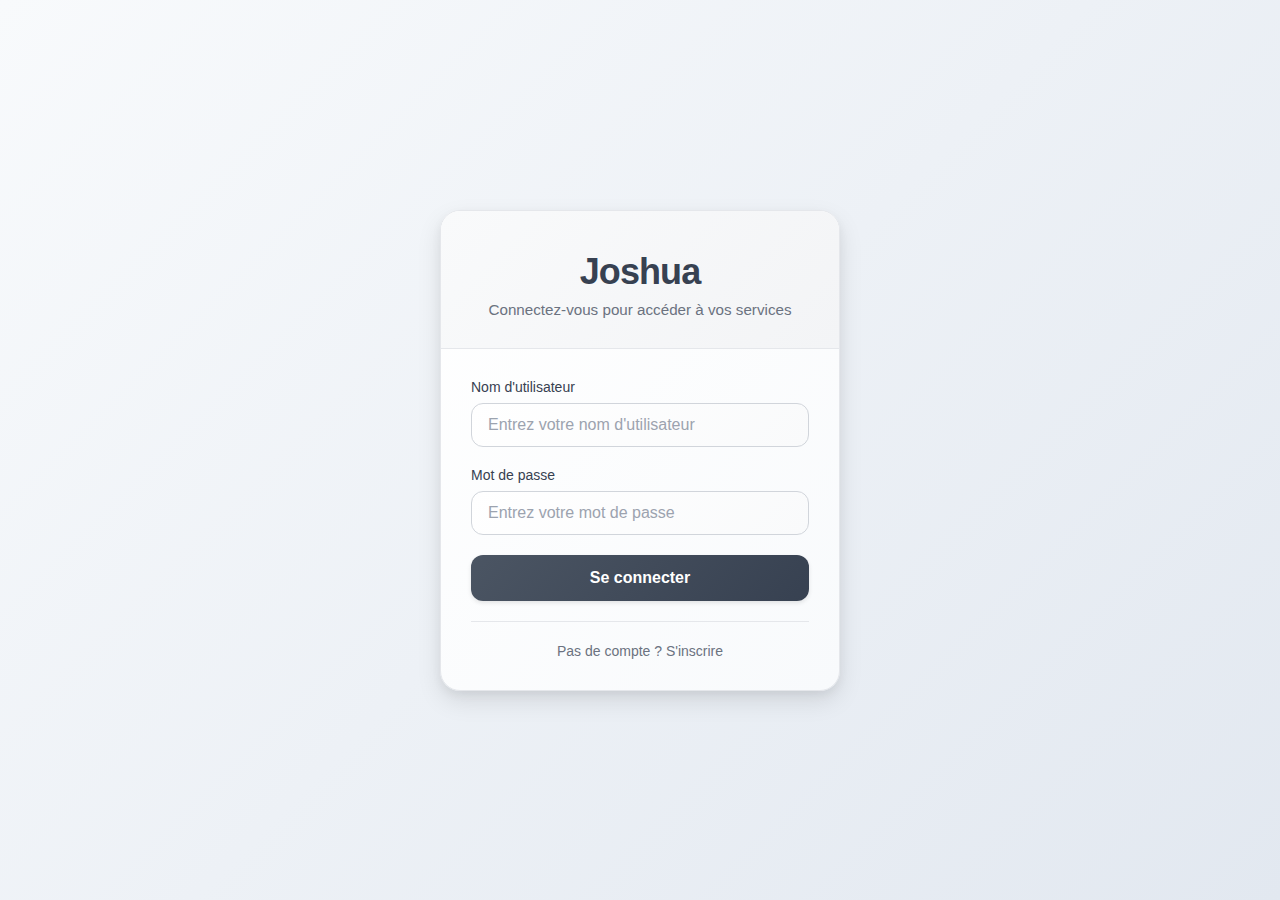
<file: frontend/joshua-frontend/login.html>
<!DOCTYPE html>
<html lang="fr">
<head>
    <meta charset="UTF-8">
    <meta name="viewport" content="width=device-width, initial-scale=1.0">
    <title>Joshua - Connexion</title>
    <style>
        * {
            margin: 0;
            padding: 0;
            box-sizing: border-box;
        }

        body {
            font-family: -apple-system, BlinkMacSystemFont, 'Segoe UI', 'Roboto', 'Oxygen', 'Ubuntu', 'Cantarell', sans-serif;
            background: linear-gradient(135deg, #f8fafc 0%, #e2e8f0 100%);
            color: #1f2937;
            min-height: 100vh;
            display: flex;
            align-items: center;
            justify-content: center;
            padding: 20px;
        }

        .login-container {
            width: 100%;
            max-width: 400px;
            background: linear-gradient(135deg, #ffffff 0%, #f8fafc 100%);
            border-radius: 20px;
            box-shadow: 0 10px 25px rgba(0, 0, 0, 0.1), 0 4px 10px rgba(0, 0, 0, 0.05);
            border: 1px solid #e5e7eb;
            overflow: hidden;
        }

        .login-header {
            text-align: center;
            padding: 40px 30px 30px 30px;
            background: linear-gradient(135deg, #f9fafb 0%, #f3f4f6 100%);
            border-bottom: 1px solid #e5e7eb;
        }

        .login-header h1 {
            font-size: 2.25rem;
            font-weight: 700;
            color: #374151;
            margin-bottom: 8px;
            letter-spacing: -0.025em;
        }

        .login-header p {
            color: #6b7280;
            font-size: 0.95rem;
            font-weight: 400;
        }

        .login-form {
            padding: 30px;
        }

        .form-group {
            margin-bottom: 20px;
        }

        .form-group label {
            display: block;
            margin-bottom: 8px;
            color: #374151;
            font-weight: 500;
            font-size: 0.875rem;
        }

        .form-input {
            width: 100%;
            padding: 12px 16px;
            border: 1px solid #d1d5db;
            border-radius: 12px;
            background: linear-gradient(135deg, #ffffff 0%, #f9fafb 100%);
            color: #1f2937;
            font-size: 1rem;
            transition: all 0.2s ease;
            outline: none;
        }

        .form-input:focus {
            border-color: #9ca3af;
            box-shadow: 0 0 0 3px rgba(156, 163, 175, 0.1);
            background: #ffffff;
        }

        .form-input::placeholder {
            color: #9ca3af;
        }

        .login-btn {
            width: 100%;
            padding: 14px;
            background: linear-gradient(135deg, #4b5563 0%, #374151 100%);
            color: #ffffff;
            border: none;
            border-radius: 12px;
            font-size: 1rem;
            font-weight: 600;
            cursor: pointer;
            transition: all 0.2s ease;
            box-shadow: 0 2px 4px rgba(0, 0, 0, 0.1);
        }

        .login-btn:hover {
            background: linear-gradient(135deg, #374151 0%, #1f2937 100%);
            transform: translateY(-1px);
            box-shadow: 0 4px 8px rgba(0, 0, 0, 0.15);
        }

        .login-btn:active {
            transform: translateY(0);
            box-shadow: 0 2px 4px rgba(0, 0, 0, 0.1);
        }

        .login-btn:disabled {
            opacity: 0.6;
            cursor: not-allowed;
            transform: none;
        }

        .error-message {
            background: linear-gradient(135deg, #fee2e2 0%, #fecaca 100%);
            border: 1px solid #f87171;
            color: #dc2626;
            padding: 12px 16px;
            border-radius: 12px;
            margin-bottom: 20px;
            font-size: 0.875rem;
            text-align: center;
        }

        .success-message {
            background: linear-gradient(135deg, #d1fae5 0%, #a7f3d0 100%);
            border: 1px solid #34d399;
            color: #059669;
            padding: 12px 16px;
            border-radius: 12px;
            margin-bottom: 20px;
            font-size: 0.875rem;
            text-align: center;
        }

        .register-link {
            text-align: center;
            margin-top: 20px;
            padding-top: 20px;
            border-top: 1px solid #e5e7eb;
        }

        .register-link a {
            color: #6b7280;
            text-decoration: none;
            font-size: 0.875rem;
            transition: color 0.2s ease;
        }

        .register-link a:hover {
            color: #374151;
            text-decoration: underline;
        }

        .loading-spinner {
            width: 20px;
            height: 20px;
            border: 2px solid #ffffff;
            border-top: 2px solid transparent;
            border-radius: 50%;
            animation: spin 1s linear infinite;
            margin-right: 8px;
        }

        @keyframes spin {
            0% { transform: rotate(0deg); }
            100% { transform: rotate(360deg); }
        }

        .btn-loading {
            display: flex;
            align-items: center;
            justify-content: center;
        }

        /* Responsive */
        @media (max-width: 480px) {
            .login-container {
                margin: 0 20px;
                border-radius: 16px;
            }
            
            .login-header {
                padding: 30px 20px 20px 20px;
            }
            
            .login-header h1 {
                font-size: 1.875rem;
            }
            
            .login-form {
                padding: 20px;
            }
        }
    </style>
</head>
<body>
    <div class="login-container">
        <div class="login-header">
            <h1>Joshua</h1>
            <p>Connectez-vous pour accéder à vos services</p>
        </div>
        
        <div class="login-form">
            <div id="error-message" class="error-message" style="display: none;"></div>
            <div id="success-message" class="success-message" style="display: none;"></div>
            
            <form id="login-form">
                <div class="form-group">
                    <label for="username">Nom d'utilisateur</label>
                    <input type="text" id="username" name="username" class="form-input" 
                           placeholder="Entrez votre nom d'utilisateur" required>
                </div>
                
                <div class="form-group">
                    <label for="password">Mot de passe</label>
                    <input type="password" id="password" name="password" class="form-input" 
                           placeholder="Entrez votre mot de passe" required>
                </div>
                
                <button type="submit" id="login-btn" class="login-btn">
                    Se connecter
                </button>
            </form>
            
            <div class="register-link">
                <p><a href="#" id="register-link">Pas de compte ? S'inscrire</a></p>
            </div>
        </div>
    </div>

    <script>
        class JoshuaAuth {
            constructor() {
                this.apiBaseUrl = 'https://auth.caronboulme.fr';
                this.initializeEventListeners();
                this.checkExistingAuth();
            }

            initializeEventListeners() {
                document.getElementById('login-form').addEventListener('submit', (e) => {
                    e.preventDefault();
                    this.handleLogin();
                });

                document.getElementById('register-link').addEventListener('click', (e) => {
                    e.preventDefault();
                    this.showRegisterForm();
                });
            }

            async checkExistingAuth() {
                try {
                    const response = await fetch(`${this.apiBaseUrl}/verify`, {
                        credentials: 'include'
                    });
                    
                    if (response.ok) {
                        // Already authenticated, redirect to main interface
                        window.location.href = '/';
                    }
                } catch (error) {
                    console.log('No existing authentication');
                }
            }

            async handleLogin() {
                const username = document.getElementById('username').value;
                const password = document.getElementById('password').value;
                const loginBtn = document.getElementById('login-btn');
                const errorDiv = document.getElementById('error-message');
                const successDiv = document.getElementById('success-message');

                // Reset messages
                this.hideMessage(errorDiv);
                this.hideMessage(successDiv);

                // Show loading state
                this.setButtonLoading(loginBtn, true);

                try {
                    const formData = new FormData();
                    formData.append('username', username);
                    formData.append('password', password);

                    const response = await fetch(`${this.apiBaseUrl}/auth/login`, {
                        method: 'POST',
                        body: formData,
                        credentials: 'include'
                    });

                    if (response.ok) {
                        // Check if it's a redirect response
                        if (response.redirected) {
                            this.showMessage(successDiv, 'Connexion réussie ! Redirection...');
                            setTimeout(() => {
                                window.location.href = '/';
                            }, 1000);
                        } else {
                            // Handle JSON response
                            const data = await response.json();
                            this.showMessage(successDiv, 'Connexion réussie ! Redirection...');
                            setTimeout(() => {
                                window.location.href = '/';
                            }, 1000);
                        }
                    } else {
                        // Try to get error message
                        const errorText = await response.text();
                        if (errorText.includes('incorrect') || errorText.includes('invalid')) {
                            this.showMessage(errorDiv, 'Nom d\'utilisateur ou mot de passe incorrect');
                        } else if (errorText.includes('validation') || errorText.includes('attente')) {
                            this.showMessage(errorDiv, 'Votre compte est en attente de validation');
                        } else {
                            this.showMessage(errorDiv, 'Erreur de connexion. Veuillez réessayer.');
                        }
                    }
                } catch (error) {
                    console.error('Login error:', error);
                    this.showMessage(errorDiv, 'Erreur de réseau. Veuillez vérifier votre connexion.');
                } finally {
                    this.setButtonLoading(loginBtn, false);
                }
            }

            showRegisterForm() {
                // Replace login form with registration form
                const formContainer = document.querySelector('.login-container');
                formContainer.innerHTML = `
                    <div class="login-card">
                        <div class="login-header">
                            <h1>Créer un compte</h1>
                            <p>Rejoignez Joshua Assistant</p>
                        </div>

                        <div id="error-message" class="error-message" style="display: none;"></div>
                        <div id="success-message" class="success-message" style="display: none;"></div>

                        <form id="register-form" class="login-form">
                            <div class="form-group">
                                <label for="reg-username">Nom d'utilisateur</label>
                                <input
                                    type="text"
                                    id="reg-username"
                                    name="username"
                                    class="login-input"
                                    required
                                    autocomplete="username"
                                    placeholder="Votre nom d'utilisateur"
                                >
                            </div>

                            <div class="form-group">
                                <label for="reg-email">Email</label>
                                <input
                                    type="email"
                                    id="reg-email"
                                    name="email"
                                    class="login-input"
                                    required
                                    autocomplete="email"
                                    placeholder="votre@email.com"
                                >
                            </div>

                            <div class="form-group">
                                <label for="reg-password">Mot de passe</label>
                                <input
                                    type="password"
                                    id="reg-password"
                                    name="password"
                                    class="login-input"
                                    required
                                    autocomplete="new-password"
                                    placeholder="••••••••"
                                >
                            </div>

                            <div class="form-group">
                                <label for="reg-password-confirm">Confirmer le mot de passe</label>
                                <input
                                    type="password"
                                    id="reg-password-confirm"
                                    name="password-confirm"
                                    class="login-input"
                                    required
                                    autocomplete="new-password"
                                    placeholder="••••••••"
                                >
                            </div>

                            <button type="submit" id="register-btn" class="login-btn">
                                Créer le compte
                            </button>
                        </form>

                        <div class="register-link">
                            <p><a href="#" id="back-to-login-link">Déjà un compte ? Se connecter</a></p>
                        </div>
                    </div>
                `;

                // Bind new form events
                document.getElementById('register-form').addEventListener('submit', (e) => {
                    e.preventDefault();
                    this.handleRegister();
                });

                document.getElementById('back-to-login-link').addEventListener('click', (e) => {
                    e.preventDefault();
                    // Reload the page to show login form again
                    window.location.reload();
                });
            }

            async handleRegister() {
                const username = document.getElementById('reg-username').value;
                const email = document.getElementById('reg-email').value;
                const password = document.getElementById('reg-password').value;
                const passwordConfirm = document.getElementById('reg-password-confirm').value;
                const registerBtn = document.getElementById('register-btn');
                const errorDiv = document.getElementById('error-message');
                const successDiv = document.getElementById('success-message');

                // Reset messages
                this.hideMessage(errorDiv);
                this.hideMessage(successDiv);

                // Validate passwords match
                if (password !== passwordConfirm) {
                    this.showMessage(errorDiv, 'Les mots de passe ne correspondent pas.');
                    return;
                }

                // Show loading state
                this.setRegisterButtonLoading(registerBtn, true);

                try {
                    const formData = new FormData();
                    formData.append('username', username);
                    formData.append('email', email);
                    formData.append('password', password);
                    formData.append('password_confirm', passwordConfirm);

                    const response = await fetch(`${this.apiBaseUrl}/auth/register`, {
                        method: 'POST',
                        body: formData,
                        credentials: 'include'
                    });

                    const data = await response.json();

                    if (response.ok && data.success) {
                        this.showMessage(successDiv, data.message);
                        // Disable form after successful registration
                        document.getElementById('register-form').style.display = 'none';
                    } else {
                        this.showMessage(errorDiv, data.detail || data.message || 'Erreur lors de la création du compte.');
                    }
                } catch (error) {
                    console.error('Register error:', error);
                    this.showMessage(errorDiv, 'Erreur de réseau. Veuillez réessayer.');
                } finally {
                    this.setRegisterButtonLoading(registerBtn, false);
                }
            }

            setRegisterButtonLoading(button, isLoading) {
                if (isLoading) {
                    button.disabled = true;
                    button.innerHTML = '<div class="btn-loading"><div class="loading-spinner"></div>Création...</div>';
                } else {
                    button.disabled = false;
                    button.innerHTML = 'Créer le compte';
                }
            }

            setButtonLoading(button, isLoading) {
                if (isLoading) {
                    button.disabled = true;
                    button.innerHTML = '<div class="btn-loading"><div class="loading-spinner"></div>Connexion...</div>';
                } else {
                    button.disabled = false;
                    button.innerHTML = 'Se connecter';
                }
            }

            showMessage(element, message) {
                element.textContent = message;
                element.style.display = 'block';
            }

            hideMessage(element) {
                element.style.display = 'none';
            }
        }

        // Initialize authentication when page loads
        document.addEventListener('DOMContentLoaded', () => {
            new JoshuaAuth();
        });
    </script>
</body>
</html>
</file>
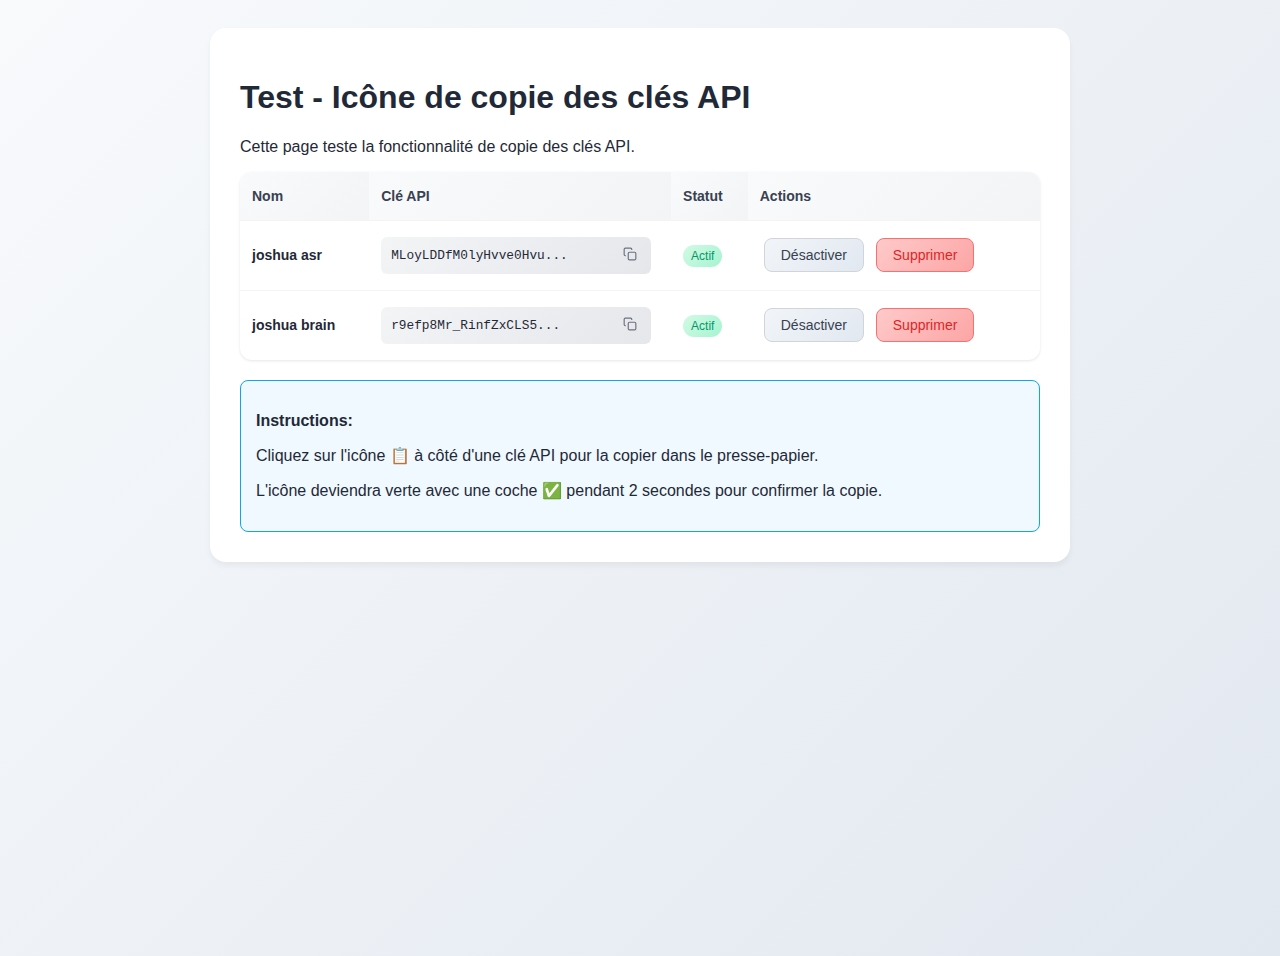
<file: frontend/joshua-frontend/test-copy-feature.html>
<!DOCTYPE html>
<html lang="fr">
<head>
    <meta charset="UTF-8">
    <meta name="viewport" content="width=device-width, initial-scale=1.0">
    <title>Test - Icône de copie API Key</title>
    <style>
        body {
            font-family: -apple-system, BlinkMacSystemFont, 'Segoe UI', 'Roboto', 'Oxygen', 'Ubuntu', 'Cantarell', sans-serif;
            background: linear-gradient(135deg, #f8fafc 0%, #e2e8f0 100%);
            color: #1f2937;
            min-height: 100vh;
            padding: 20px;
        }

        .container {
            max-width: 800px;
            margin: 0 auto;
            background: white;
            border-radius: 16px;
            padding: 30px;
            box-shadow: 0 4px 6px rgba(0, 0, 0, 0.05);
        }

        .api-keys-table {
            width: 100%;
            border-collapse: collapse;
            background: #ffffff;
            border-radius: 12px;
            overflow: hidden;
            box-shadow: 0 1px 3px rgba(0, 0, 0, 0.1);
        }

        .api-keys-table th {
            background: linear-gradient(135deg, #f9fafb 0%, #f3f4f6 100%);
            padding: 16px 12px;
            text-align: left;
            font-weight: 600;
            color: #374151;
            font-size: 0.875rem;
        }

        .api-keys-table td {
            padding: 16px 12px;
            border-top: 1px solid #f3f4f6;
            font-size: 0.875rem;
        }

        .api-key-value {
            font-family: 'SF Mono', 'Monaco', 'Inconsolata', 'Roboto Mono', monospace;
            background: linear-gradient(135deg, #f3f4f6 0%, #e5e7eb 100%);
            padding: 6px 10px;
            border-radius: 6px;
            font-size: 0.8rem;
            display: flex;
            align-items: center;
            gap: 8px;
            max-width: 250px;
        }

        .api-key-value span {
            overflow: hidden;
            text-overflow: ellipsis;
            white-space: nowrap;
            flex: 1;
            min-width: 0;
        }

        .copy-api-key-btn {
            background: none;
            border: none;
            cursor: pointer;
            padding: 4px;
            border-radius: 4px;
            transition: all 0.2s ease;
            color: #6b7280;
            flex-shrink: 0;
        }

        .copy-api-key-btn:hover {
            background: #e5e7eb;
            color: #374151;
        }

        .copy-api-key-btn:active {
            transform: scale(0.95);
        }

        .copy-api-key-btn.copied {
            color: #059669;
        }

        .status-badge {
            padding: 4px 8px;
            border-radius: 12px;
            font-size: 0.75rem;
            font-weight: 500;
        }

        .status-active {
            background: linear-gradient(135deg, #d1fae5 0%, #a7f3d0 100%);
            color: #059669;
        }

        .btn {
            padding: 8px 16px;
            border: none;
            border-radius: 8px;
            font-size: 0.875rem;
            font-weight: 500;
            cursor: pointer;
            transition: all 0.2s ease;
            text-decoration: none;
            display: inline-flex;
            align-items: center;
            gap: 6px;
            margin: 0 4px;
        }

        .btn-secondary {
            background: linear-gradient(135deg, #f1f5f9 0%, #e2e8f0 100%);
            color: #374151;
            border: 1px solid #d1d5db;
        }

        .btn-danger {
            background: linear-gradient(135deg, #fecaca 0%, #fca5a5 100%);
            color: #dc2626;
            border: 1px solid #f87171;
        }
    </style>
</head>
<body>
    <div class="container">
        <h1>Test - Icône de copie des clés API</h1>
        <p>Cette page teste la fonctionnalité de copie des clés API.</p>

        <table class="api-keys-table">
            <thead>
                <tr>
                    <th>Nom</th>
                    <th>Clé API</th>
                    <th>Statut</th>
                    <th>Actions</th>
                </tr>
            </thead>
            <tbody>
                <tr>
                    <td><strong>joshua asr</strong></td>
                    <td>
                        <div class="api-key-value" title="MLoyLDDfM0lyHvve0Hvu123456789">
                            <span>MLoyLDDfM0lyHvve0Hvu...</span>
                            <button class="copy-api-key-btn" onclick="copyToClipboard('MLoyLDDfM0lyHvve0Hvu123456789', this)" title="Copier la clé API">
                                <svg width="14" height="14" viewBox="0 0 24 24" fill="none" stroke="currentColor" stroke-width="2">
                                    <rect x="9" y="9" width="13" height="13" rx="2" ry="2"/>
                                    <path d="M5 15H4a2 2 0 0 1-2-2V4a2 2 0 0 1 2-2h9a2 2 0 0 1 2 2v1"/>
                                </svg>
                            </button>
                        </div>
                    </td>
                    <td>
                        <span class="status-badge status-active">Actif</span>
                    </td>
                    <td>
                        <button class="btn btn-secondary">Désactiver</button>
                        <button class="btn btn-danger">Supprimer</button>
                    </td>
                </tr>
                <tr>
                    <td><strong>joshua brain</strong></td>
                    <td>
                        <div class="api-key-value" title="r9efp8Mr_RinfZxCLS56789123456">
                            <span>r9efp8Mr_RinfZxCLS5...</span>
                            <button class="copy-api-key-btn" onclick="copyToClipboard('r9efp8Mr_RinfZxCLS56789123456', this)" title="Copier la clé API">
                                <svg width="14" height="14" viewBox="0 0 24 24" fill="none" stroke="currentColor" stroke-width="2">
                                    <rect x="9" y="9" width="13" height="13" rx="2" ry="2"/>
                                    <path d="M5 15H4a2 2 0 0 1-2-2V4a2 2 0 0 1 2-2h9a2 2 0 0 1 2 2v1"/>
                                </svg>
                            </button>
                        </div>
                    </td>
                    <td>
                        <span class="status-badge status-active">Actif</span>
                    </td>
                    <td>
                        <button class="btn btn-secondary">Désactiver</button>
                        <button class="btn btn-danger">Supprimer</button>
                    </td>
                </tr>
            </tbody>
        </table>

        <div style="margin-top: 20px; padding: 15px; background: #f0f9ff; border-radius: 8px; border: 1px solid #0ea5e9;">
            <p><strong>Instructions:</strong></p>
            <p>Cliquez sur l'icône 📋 à côté d'une clé API pour la copier dans le presse-papier.</p>
            <p>L'icône deviendra verte avec une coche ✅ pendant 2 secondes pour confirmer la copie.</p>
        </div>
    </div>

    <script>
        async function copyToClipboard(text, button) {
            try {
                await navigator.clipboard.writeText(text);
                
                // Feedback visuel
                const originalIcon = button.innerHTML;
                const originalTitle = button.title;
                
                // Icône de succès
                button.innerHTML = `
                    <svg width="14" height="14" viewBox="0 0 24 24" fill="none" stroke="currentColor" stroke-width="2">
                        <polyline points="20,6 9,17 4,12"/>
                    </svg>
                `;
                button.title = "Copié !";
                button.classList.add('copied');
                
                // Remettre l'icône originale après 2 secondes
                setTimeout(() => {
                    button.innerHTML = originalIcon;
                    button.title = originalTitle;
                    button.classList.remove('copied');
                }, 2000);
                
                // Notification facultative
                console.log('Clé copiée:', text);
                
            } catch (err) {
                console.error('Échec de la copie:', err);
                // Fallback pour les navigateurs plus anciens
                fallbackCopyToClipboard(text, button);
            }
        }

        function fallbackCopyToClipboard(text, button) {
            // Créer un élément temporaire pour la sélection
            const textArea = document.createElement('textarea');
            textArea.value = text;
            textArea.style.position = 'fixed';
            textArea.style.left = '-999999px';
            textArea.style.top = '-999999px';
            document.body.appendChild(textArea);
            textArea.focus();
            textArea.select();
            
            try {
                document.execCommand('copy');
                
                // Feedback visuel
                const originalIcon = button.innerHTML;
                const originalTitle = button.title;
                
                button.innerHTML = `
                    <svg width="14" height="14" viewBox="0 0 24 24" fill="none" stroke="currentColor" stroke-width="2">
                        <polyline points="20,6 9,17 4,12"/>
                    </svg>
                `;
                button.title = "Copié !";
                button.classList.add('copied');
                
                setTimeout(() => {
                    button.innerHTML = originalIcon;
                    button.title = originalTitle;
                    button.classList.remove('copied');
                }, 2000);
                
                console.log('Clé copiée (fallback):', text);
                
            } catch (err) {
                console.error('Fallback copy failed:', err);
                button.title = "Échec de la copie";
                setTimeout(() => {
                    button.title = "Copier la clé API";
                }, 2000);
            } finally {
                document.body.removeChild(textArea);
            }
        }
    </script>
</body>
</html>
</file>
